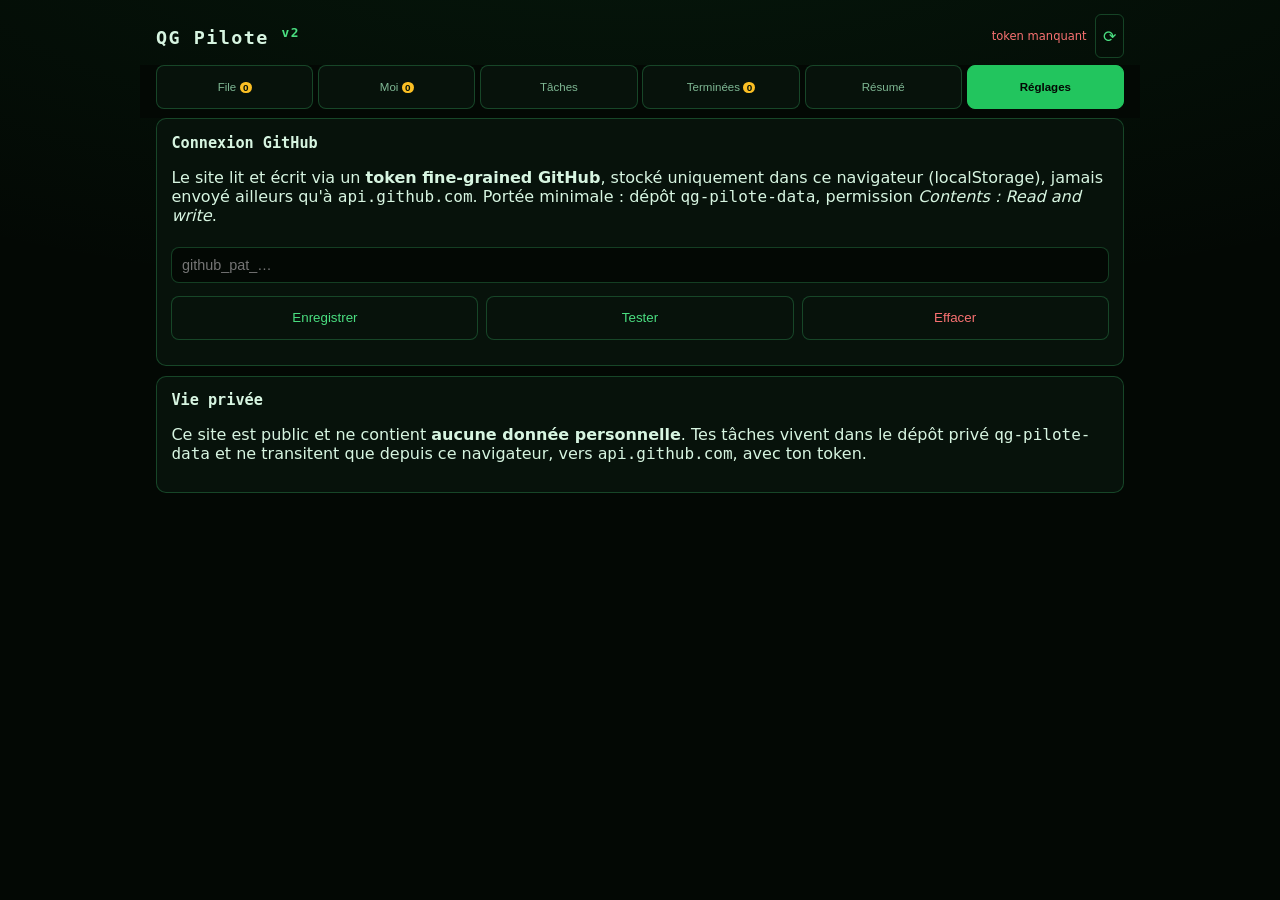
<file: index.html>
<!doctype html>
<html lang="fr">
<head>
  <meta charset="utf-8">
  <meta name="viewport" content="width=device-width, initial-scale=1, viewport-fit=cover">
  <meta name="robots" content="noindex">
  <title>QG Pilote</title>
  <link rel="icon" href="data:image/svg+xml,%3Csvg xmlns='http://www.w3.org/2000/svg' viewBox='0 0 16 16'%3E%3Crect width='16' height='16' fill='%23071007'/%3E%3Ctext x='8' y='12' font-size='11' text-anchor='middle' fill='%234ade80' font-family='monospace'%3EQ%3C/text%3E%3C/svg%3E">
  <link rel="stylesheet" href="styles.css">
</head>
<body>
  <a class="skip-link" href="#main-content">Aller au contenu</a>
  <header>
    <h1>QG&nbsp;Pilote <span class="ver">v2</span></h1>
    <div class="sync">
      <span role="status" id="sync-state">…</span>
      <button id="btn-refresh" title="Rafraîchir" aria-label="Rafraîchir">⟳</button>
    </div>
  </header>

  <nav aria-label="Navigation principale">
    <button data-tab="file" class="active" aria-current="page">File<span class="nav-count" id="nav-count-file" hidden></span></button>
    <button data-tab="me">Moi<span class="nav-count" id="nav-count-me" hidden></span></button>
    <button data-tab="tasks">Tâches</button>
    <button data-tab="closed">Terminées<span class="nav-count" id="nav-count-closed" hidden></span></button>
    <button data-tab="summary">Résumé</button>
    <button data-tab="settings">Réglages</button>
  </nav>

  <main id="main-content" tabindex="-1">
    <section id="tab-file" class="tab active"></section>
    <section id="tab-me" class="tab"></section>
    <section id="tab-tasks" class="tab">
      <div class="toolbar">
        <input aria-label="Rechercher des tâches" id="search" type="search" placeholder="Rechercher…" autocomplete="off">
        <select aria-label="Filtrer par statut" id="filter-status">
          <option value="">Tous statuts</option>
          <option>À traiter</option>
          <option>En cours</option>
          <option>En attente de validation</option>
          <option>Terminé</option>
          <option>Validé</option>
          <option>Rejeté</option>
          <option>Bloqué</option>
        </select>
        <select aria-label="Filtrer par priorité" id="filter-priority">
          <option value="">Toutes priorités</option>
          <option>Haute</option>
          <option>Normale</option>
          <option>Basse</option>
        </select>
        <button id="btn-add" title="Ajouter une tâche dans la base Notion">＋</button>
        <button id="btn-export" title="Exporter la liste filtrée en CSV (Excel)">CSV</button>
      </div>
      <div id="tasks-list"></div>
    </section>
    <section id="tab-closed" class="tab"></section>
    <section id="tab-summary" class="tab"></section>
    <section id="tab-settings" class="tab">
      <article class="card">
        <h3>Connexion GitHub</h3>
        <p>Le site lit et écrit via un <strong>token fine-grained GitHub</strong>, stocké uniquement dans ce navigateur (localStorage), jamais envoyé ailleurs qu'à <code>api.github.com</code>. Portée minimale : dépôt <code>qg-pilote-data</code>, permission <em>Contents&nbsp;: Read and write</em>.</p>
        <input type="password" aria-label="Token GitHub" id="token-input" placeholder="github_pat_…" autocomplete="off">
        <div class="row">
          <button id="btn-save-token">Enregistrer</button>
          <button id="btn-test-token">Tester</button>
          <button id="btn-clear-token" class="danger">Effacer</button>
        </div>
        <p id="token-msg" class="muted"></p>
      </article>
      <article class="card">
        <h3>Vie privée</h3>
        <p>Ce site est public et ne contient <strong>aucune donnée personnelle</strong>. Tes tâches vivent dans le dépôt privé <code>qg-pilote-data</code> et ne transitent que depuis ce navigateur, vers <code>api.github.com</code>, avec ton token.</p>
      </article>
    </section>
  </main>

  <div id="modal" hidden role="dialog" aria-modal="true" aria-labelledby="modal-title"><div id="modal-box"></div></div>
  <div role="status" id="toast" hidden aria-live="polite"></div>

  <script type="module" src="app.js"></script>
</body>
</html>
</file>
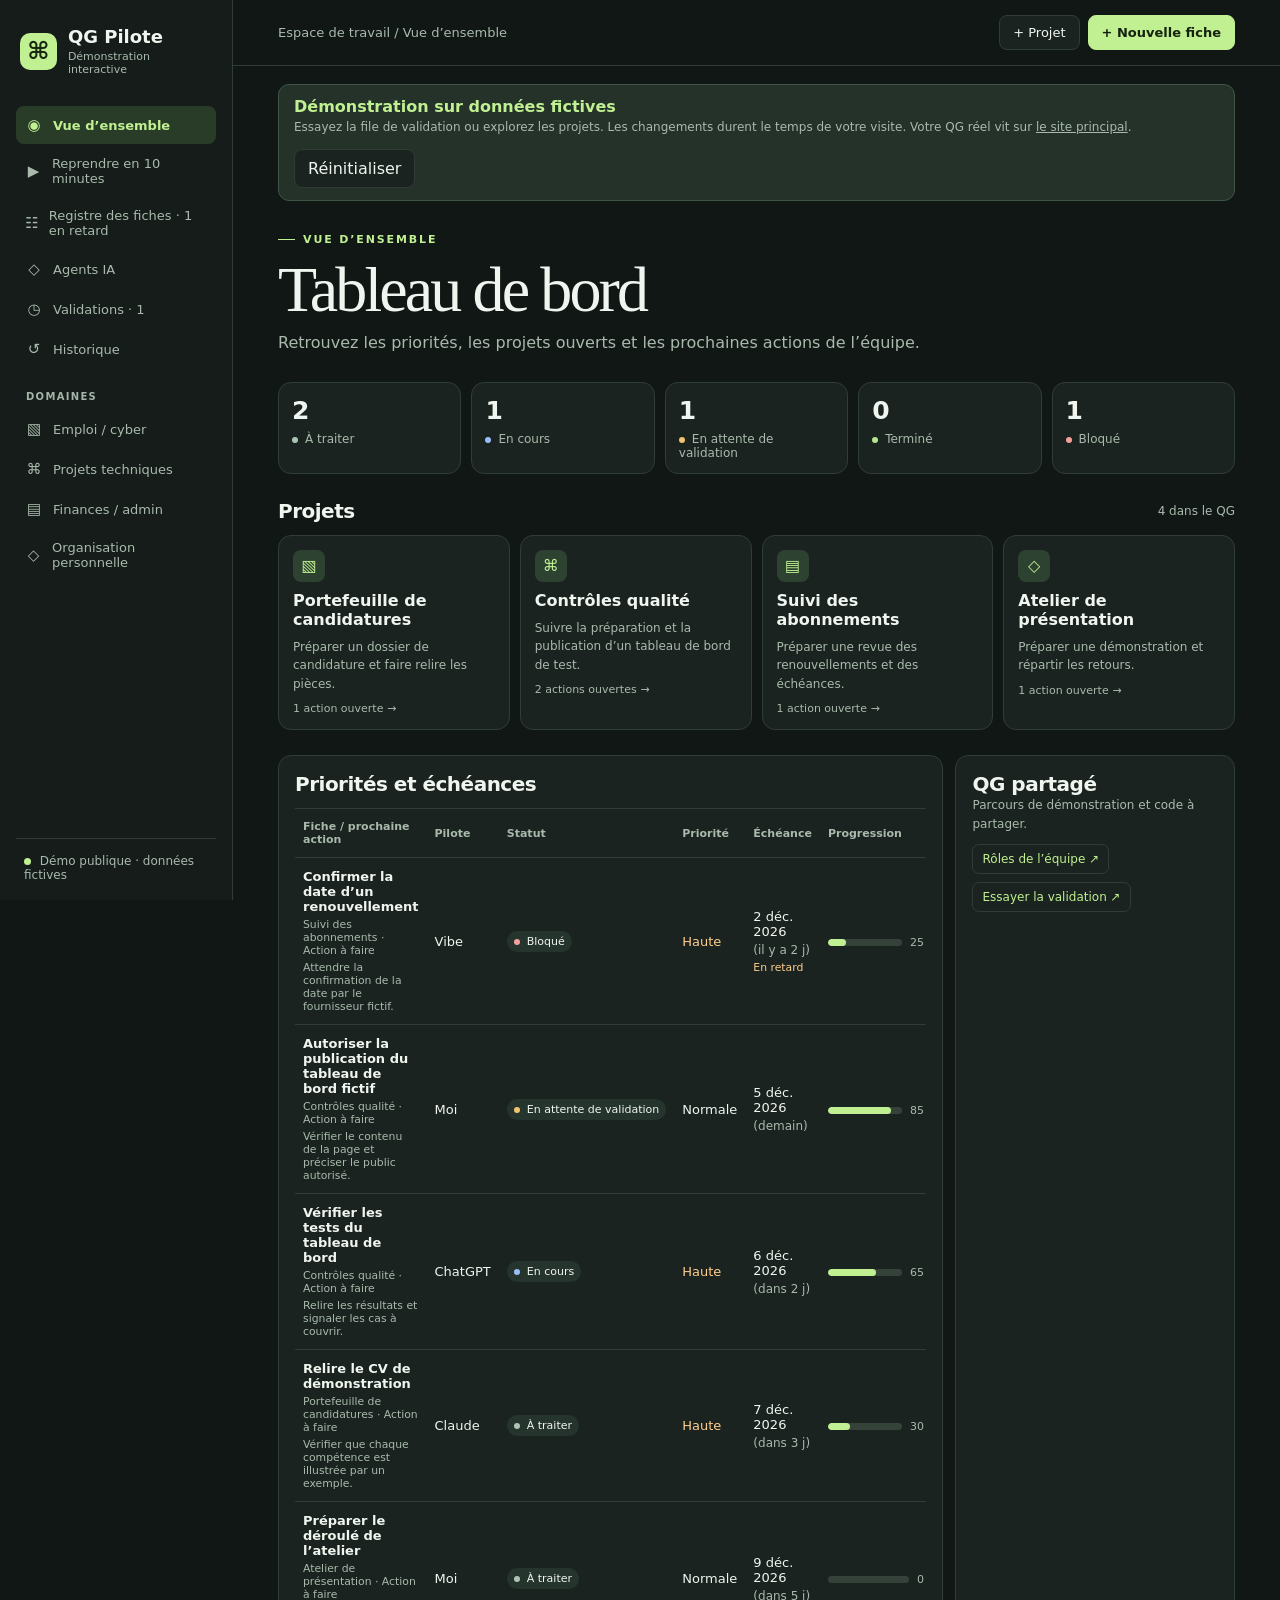
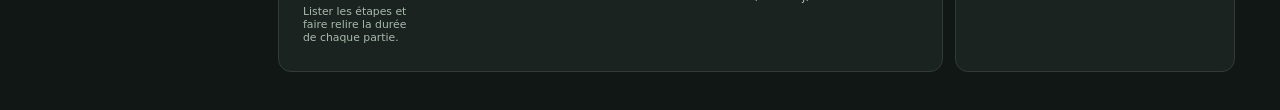
<file: reference/chatgpt/index.html>
<!doctype html>
<html lang="fr">
<head>
<meta charset="utf-8"><meta name="viewport" content="width=device-width,initial-scale=1">
<title>QG Pilote · Démonstration interactive</title><meta name="description" content="Démonstration interactive de coordination multi-IA sur données fictives.">
<link rel="stylesheet" href="style.css"><script src="app.js" defer></script>
</head>
<body>
<a class="skip-link" href="#main-content">Aller au contenu</a>
<aside class="sidebar">
  <a class="brand" href="#overview"><span class="logo">⌘</span><span>QG Pilote<small>Démonstration interactive</small></span></a>
  <nav id="nav" aria-label="Navigation principale"></nav>
  <div class="sidefoot"><span class="signal"></span> Démo publique · données fictives</div>
</aside>
<main id="main-content" tabindex="-1">
  <header class="top"><div id="trail">Espace de travail / Vue d’ensemble</div><div class="top-actions"><button id="newProject">+ Projet</button><button class="primary" id="newTask">+ Nouvelle fiche</button></div></header>
  <div class="demo-banner"><div><strong>Démonstration sur données fictives</strong><p>Essayez la file de validation ou explorez les projets. Les changements durent le temps de votre visite. Votre QG réel vit sur <a href="https://olafcarduf-dev.github.io/qg-pilote/">le site principal</a>.</p></div><button id="resetDemo">Réinitialiser</button></div><div id="notice" role="status"></div>
  <div id="content"><p>Chargement du QG…</p></div>
</main>
<dialog id="dialog" aria-labelledby="dialogTitle">
  <div class="dialog-head"><h2 id="dialogTitle"></h2><button type="button" id="close" aria-label="Fermer">✕</button></div>
  <form id="form"><div id="fields"></div><p id="formError" role="alert"></p><footer><button type="button" id="cancel">Annuler</button><button type="submit" class="primary" id="save">Enregistrer</button></footer></form>
</dialog>
</body>
</html>
</file>
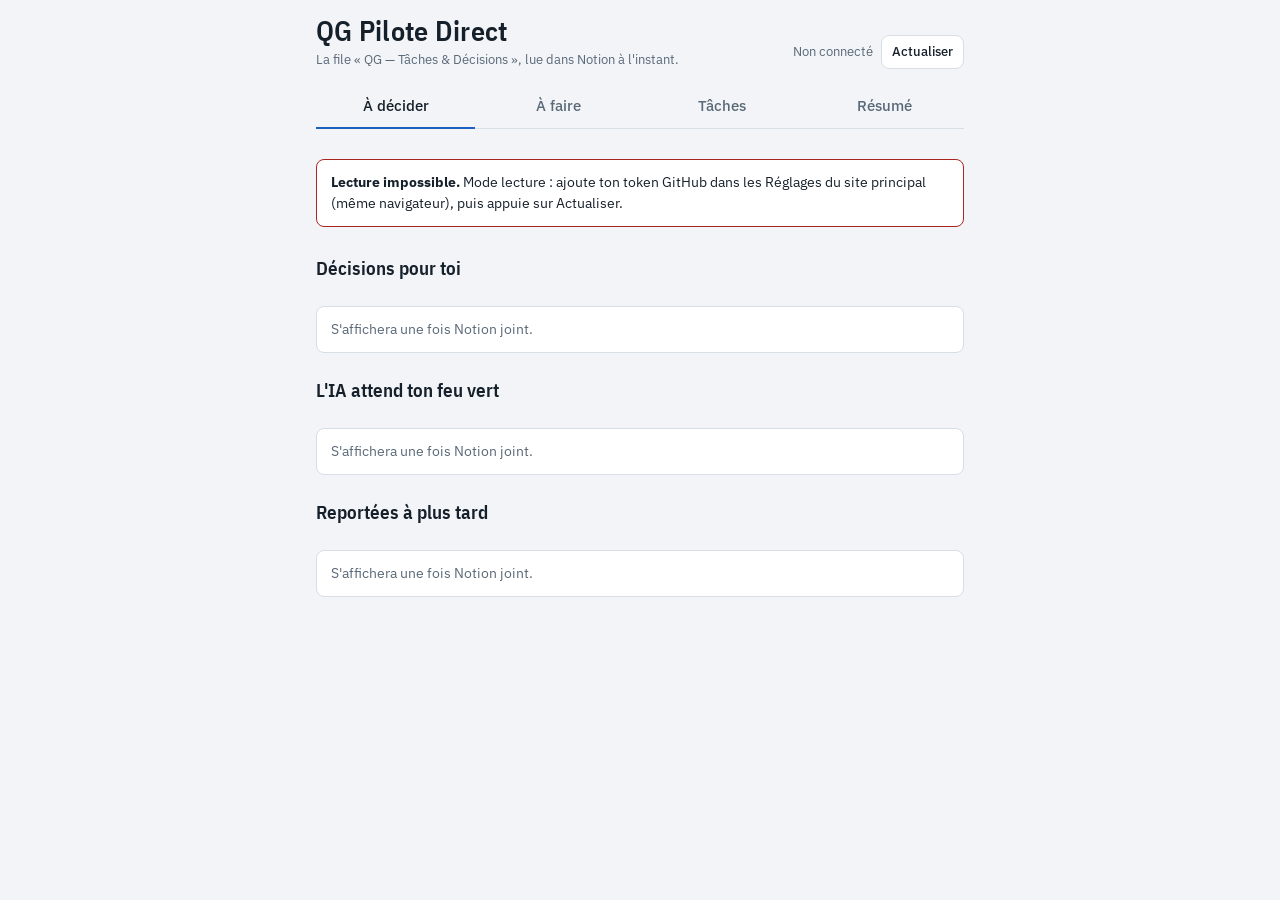
<file: reference/claude/index.html>
<!DOCTYPE html>
<html lang="fr">
<head>
<meta charset="utf-8">
<meta name="viewport" content="width=device-width, initial-scale=1">
<title>QG Pilote Direct</title>
<link rel="preconnect" href="https://fonts.googleapis.com">
<link href="https://fonts.googleapis.com/css2?family=IBM+Plex+Mono:wght@500&family=IBM+Plex+Sans+Condensed:wght@600&family=IBM+Plex+Sans:wght@400;500;600&display=swap" rel="stylesheet">
<style>
/* Plan : registre de décisions, une colonne, lu au pouce. Les couleurs d'état reprennent
   celles des statuts de la base Notion (jaune, bleu, gris, vert, rouge). */
:root{
  --bg:#f2f4f7; --surface:#ffffff; --ink:#16202b; --muted:#5a6978; --line:#d7dee6; --accent:#1f5fbf;
  --wait:#8a5200; --wait-bg:#ffefc7; --run:#1f5fbf; --run-bg:#e0ebfc; --todo:#51606f; --todo-bg:#e7ecf1;
  --ok:#17693f; --ok-bg:#dcf2e5; --no:#a8261f; --no-bg:#fbe0dd;
  --display:"IBM Plex Sans Condensed","Arial Narrow",system-ui,sans-serif;
  --body:"IBM Plex Sans",system-ui,-apple-system,"Segoe UI",sans-serif;
  --mono:"IBM Plex Mono",ui-monospace,Menlo,Consolas,monospace;
  color-scheme:light;
}
@media (prefers-color-scheme:dark){
  :root:not([data-theme="light"]){
    --bg:#0f141a; --surface:#182029; --ink:#e7edf3; --muted:#9aa8b6; --line:#2b3643; --accent:#84b4ff;
    --wait:#f4bd55; --wait-bg:#3a2b0a; --run:#84b4ff; --run-bg:#152640; --todo:#a3b0bd; --todo-bg:#232d38;
    --ok:#74d39f; --ok-bg:#12301f; --no:#ff958c; --no-bg:#3c1613;
    color-scheme:dark;
  }
}
:root[data-theme="dark"]{
  --bg:#0f141a; --surface:#182029; --ink:#e7edf3; --muted:#9aa8b6; --line:#2b3643; --accent:#84b4ff;
  --wait:#f4bd55; --wait-bg:#3a2b0a; --run:#84b4ff; --run-bg:#152640; --todo:#a3b0bd; --todo-bg:#232d38;
  --ok:#74d39f; --ok-bg:#12301f; --no:#ff958c; --no-bg:#3c1613;
  color-scheme:dark;
}
*{box-sizing:border-box}
html,body{margin:0}
body{background:var(--bg);color:var(--ink);font:400 16px/1.5 var(--body);-webkit-text-size-adjust:100%}
.wrap{max-width:680px;margin:0 auto;padding:16px 16px 96px;display:flex;flex-direction:column;gap:16px}
header{display:flex;align-items:flex-end;justify-content:space-between;gap:12px;flex-wrap:wrap}
h1{font:600 28px/1.1 var(--display);margin:0;letter-spacing:.01em}
h1 small{display:block;font:400 13px/1.4 var(--body);color:var(--muted);letter-spacing:0;margin-top:4px}
h2{font:600 19px/1.2 var(--display);margin:0;text-wrap:balance}
.sync{display:flex;align-items:center;gap:8px;font-size:13px;color:var(--muted)}
button{font:500 15px/1.2 var(--body);color:var(--ink);background:var(--surface);border:1px solid var(--line);border-radius:8px;padding:10px 14px;cursor:pointer}
button:disabled{opacity:.55;cursor:default}
button.primary{background:var(--accent);border-color:var(--accent);color:var(--surface)}
button.danger{color:var(--no);border-color:var(--no)}
button.quiet{padding:8px 10px;font-size:13px}
:focus-visible{outline:2px solid var(--accent);outline-offset:2px}
nav{display:flex;gap:4px;border-bottom:1px solid var(--line)}
nav a{flex:1;text-align:center;padding:10px 6px;color:var(--muted);text-decoration:none;font-weight:500;font-size:15px;border-bottom:2px solid transparent;margin-bottom:-1px}
nav a[aria-current="page"]{color:var(--ink);border-bottom-color:var(--accent)}
.badge{font:500 12px/1 var(--mono);background:var(--wait-bg);color:var(--wait);border-radius:10px;padding:3px 7px;margin-left:4px}
section{display:none;flex-direction:column;gap:12px}
section.on{display:flex}
.list{display:flex;flex-direction:column;gap:8px}
.card{display:flex;flex-direction:column;gap:6px;text-align:left;width:100%;background:var(--surface);border:1px solid var(--line);border-left:4px solid var(--todo);border-radius:8px;padding:12px 14px}
.card.wait{border-left-color:var(--wait)} .card.run{border-left-color:var(--run)} .card.ok{border-left-color:var(--ok)} .card.no{border-left-color:var(--no)}
.card .t{font-weight:600;font-size:16px;line-height:1.35;overflow-wrap:anywhere}
.row{display:flex;flex-wrap:wrap;gap:6px;align-items:center}
.meta{font-size:13px;color:var(--muted)}
.pill{font-size:12px;font-weight:600;border-radius:10px;padding:2px 8px;background:var(--todo-bg);color:var(--todo);white-space:nowrap}
.pill.wait{background:var(--wait-bg);color:var(--wait)} .pill.run{background:var(--run-bg);color:var(--run)}
.pill.ok{background:var(--ok-bg);color:var(--ok)} .pill.no{background:var(--no-bg);color:var(--no)}
.prio{font:500 12px/1 var(--mono);border:1px solid var(--line);border-radius:4px;padding:3px 5px;color:var(--muted)}
.prio.p0{color:var(--no);border-color:var(--no)}
.note{background:var(--surface);border:1px solid var(--line);border-radius:8px;padding:12px 14px;font-size:14px;color:var(--muted)}
.note.err{border-color:var(--no);color:var(--ink)}
.note strong{color:var(--ink)}
.tools{display:flex;flex-wrap:wrap;gap:8px}
.tools input,.tools select,textarea,input[type=date]{font:400 15px/1.3 var(--body);color:var(--ink);background:var(--surface);border:1px solid var(--line);border-radius:8px;padding:10px 12px;min-width:0}
.tools input{flex:1 1 180px} .tools select{flex:1 1 130px}
input[type=date]{width:100%}
textarea{width:100%;min-height:72px;resize:vertical}
.bar{display:flex;height:14px;border-radius:7px;overflow:hidden;background:var(--todo-bg)}
.bar span{display:block;height:100%}
.bar .wait{background:var(--wait)} .bar .run{background:var(--run)} .bar .todo{background:var(--todo)} .bar .ok{background:var(--ok)} .bar .no{background:var(--no)}
table{width:100%;border-collapse:collapse;font-size:14px;font-variant-numeric:tabular-nums}
th,td{text-align:left;padding:8px 6px;border-bottom:1px solid var(--line)}
th{font-weight:500;color:var(--muted)} td.n,th.n{text-align:right}
.panel{background:var(--surface);border:1px solid var(--line);border-radius:8px;padding:14px;display:flex;flex-direction:column;gap:12px}
.scrim{position:fixed;inset:0;background:rgba(8,12,18,.55);display:none;align-items:flex-end;justify-content:center;z-index:10}
.scrim.on{display:flex}
.sheet{background:var(--surface);color:var(--ink);width:100%;max-width:680px;max-height:92%;overflow-y:auto;border-radius:14px 14px 0 0;padding:18px 16px 24px;display:flex;flex-direction:column;gap:14px}
.sheet .suite{white-space:pre-wrap;overflow-wrap:anywhere;font-size:15px;border-left:3px solid var(--line);padding-left:12px}
.sheet a{color:var(--accent);overflow-wrap:anywhere}
.sheet dl{display:grid;grid-template-columns:auto 1fr;gap:4px 14px;margin:0;font-size:14px}
.sheet dt{color:var(--muted)} .sheet dd{margin:0}
.actions{display:flex;flex-wrap:wrap;gap:8px}
.actions button{flex:1 1 140px}
label{font-size:13px;color:var(--muted);display:block;margin-bottom:4px}
.skel{height:64px;border-radius:8px;background:var(--todo-bg)}
@media (prefers-reduced-motion:no-preference){.skel{animation:pulse 1.4s ease-in-out infinite}}
@keyframes pulse{50%{opacity:.5}}
</style>
</head>
<body>
<div class="wrap">
  <header>
    <h1>QG Pilote Direct<small>La file « QG — Tâches &amp; Décisions », lue dans Notion à l'instant.</small></h1>
    <div class="sync"><span id="sync" role="status">Connexion à Notion…</span><button class="quiet" id="refresh" type="button" disabled>Actualiser</button></div>
  </header>
  <nav aria-label="Vues">
    <a href="#a-valider" data-view="a-valider">À décider<span class="badge" id="badge" hidden></span></a>
    <a href="#a-faire" data-view="a-faire">À faire<span class="badge" id="badge2" hidden></span></a>
    <a href="#taches" data-view="taches">Tâches</a>
    <a href="#resume" data-view="resume">Résumé</a>
  </nav>
  <div id="alert"></div>
  <section id="v-a-valider"><h2>Décisions pour toi</h2><div class="list" id="queue"><div class="skel"></div><div class="skel"></div></div><h2>L'IA attend ton feu vert</h2><div class="list" id="auth"></div><h2>Reportées à plus tard</h2><div class="list" id="later"></div></section>
  <section id="v-a-faire"><h2>À faire par toi, l'IA ne peut pas</h2><div id="mine-sum"></div><div class="list" id="mine"><div class="skel"></div></div></section>
  <section id="v-taches">
    <div class="tools">
      <input id="f-q" type="search" placeholder="Rechercher un titre ou une suite" autocomplete="off" aria-label="Rechercher">
      <select id="f-statut" aria-label="Statut"><option value="">Tous les statuts</option></select>
      <select id="f-pilote" aria-label="Pilote"><option value="">Tous les pilotes</option></select>
    </div>
    <div class="list" id="all"><div class="skel"></div><div class="skel"></div><div class="skel"></div></div>
  </section>
  <section id="v-resume"><div id="summary"><div class="skel"></div></div></section>
</div>
<div class="scrim" id="scrim"><div class="sheet" id="sheet" role="dialog" aria-modal="true" aria-labelledby="sheet-title" tabindex="-1"></div></div>

<script>
(function(){
'use strict';
var DS='collection://56f82f06-e437-4d78-8b18-2a5effe8db1e';
var SERVER='Notion', Q_TOOL='notion-query-data-sources', U_TOOL='notion-update-page';
var COLS='url, "Tâche" AS titre, "Statut" AS statut, "Pilote" AS pilote, "Auteur" AS auteur, "Priorité" AS priorite, "Type" AS type, "date:Date:start" AS date, "Source" AS source, "Validation utilisateur" AS valide, "Suite" AS suite, "Intervention QG" AS interv, "Temps Ti Tar (min)" AS temps, "Bloque la suite" AS bloque, "Action attendue de Ti Tar" AS action';
var VIEW='view://0acf1f9c-91b6-48cb-a0c5-d3f753716f5e';
var PENDING='À valider Ti Tar';
var STATUSES=['À valider Ti Tar','En cours','À traiter','Validé','Terminé','Rejeté'];
var CLS={'À valider Ti Tar':'wait','En cours':'run','À traiter':'todo','Validé':'ok','Terminé':'ok','Rejeté':'no'};
var CLOSED={'Validé':1,'Terminé':1,'Rejeté':1};
var PRIO=['P0','P1','P2','P3'];
var DENIED={needs_reauth:1,server_not_connected:1,selection_required:1,server_not_found:1,not_in_manifest:1,blocked_by_policy:1,approval_required:1,consent_required:1,not_granted:1,capability_disabled:1,capability_removed:1,user_changed:1};
var AMBIGUOUS={server_unavailable:1,upstream_error:1,cancelled:1};

var mcp=null, tasks=[], more=false, loadedAt=null, state='loading', loadErr=null, loading=false, writing=false, opener=null, readOnly=false;
var filters={q:'',statut:'',pilote:''};
var $=function(id){return document.getElementById(id);};

function h(tag,props){
  var e=document.createElement(tag), i, k;
  if(props) for(k in props){ if(k==='class') e.className=props[k]; else if(k==='text') e.textContent=props[k]; else if(k.slice(0,2)==='on') e.addEventListener(k.slice(2),props[k]); else if(props[k]!==null&&props[k]!==undefined&&props[k]!==false) e.setAttribute(k,props[k]===true?'':props[k]); }
  for(i=2;i<arguments.length;i++){ var c=arguments[i]; if(c===null||c===undefined||c===false) continue; e.appendChild(typeof c==='string'?document.createTextNode(c):c); }
  return e;
}
function clear(e){ while(e.firstChild) e.removeChild(e.firstChild); }
function sleep(ms){ return new Promise(function(r){setTimeout(r,ms);}); }
function safeUrl(u){ return typeof u==='string' && /^https:\/\/[^\s]+$/i.test(u) ? u : ''; }
function parisDate(d){ return new Intl.DateTimeFormat('sv-SE',{timeZone:'Europe/Paris',year:'numeric',month:'2-digit',day:'2-digit'}).format(d||new Date()); }
function parisStamp(){ var d=new Date(); var p=parisDate(d).split('-'); var t=new Intl.DateTimeFormat('fr-FR',{timeZone:'Europe/Paris',hour:'2-digit',minute:'2-digit',hour12:false}).format(d).replace(':','h'); return p[2]+'/'+p[1]+'/'+p[0]+' à '+t; }
function fr(iso){ var p=String(iso||'').slice(0,10).split('-'); return p.length===3?p[2]+'/'+p[1]+'/'+p[0]:''; }
function ageDays(iso){ if(!/^\d{4}-\d{2}-\d{2}/.test(iso||'')) return null; var a=Date.parse(iso.slice(0,10)+'T00:00:00Z'), b=Date.parse(parisDate()+'T00:00:00Z'); var n=Math.round((b-a)/86400000); return n>=0?n:null; }
function relLabel(iso){ if(!/^\d{4}-\d{2}-\d{2}/.test(iso||'')) return ''; var n=Math.round((Date.parse(iso.slice(0,10)+'T00:00:00Z')-Date.parse(parisDate()+'T00:00:00Z'))/86400000); return n===0?'aujourd’hui':n===1?'demain':n>1?('dans '+n+' j'):''; }

function payloadOf(res){
  var p=res&&res.payload;
  if(typeof p==='string'){ try{p=JSON.parse(p);}catch(e){p=null;} }
  if(!p||!Array.isArray(p.results)) throw {code:'bad_shape',message:'Notion a répondu dans un format inattendu.'};
  return p;
}
function alias(r){ return {url:r.url,titre:r['Tâche'],statut:r['Statut'],pilote:r['Pilote'],auteur:r['Auteur'],priorite:r['Priorité'],type:r['Type'],date:r['date:Date:start'],source:r['Source'],valide:r['Validation utilisateur'],suite:r['Suite'],interv:r['Intervention QG'],temps:r['Temps Ti Tar (min)'],bloque:r['Bloque la suite'],action:r['Action attendue de Ti Tar'],rep:r['Réponse attendue QG'],repTexte:r['Réponse Ti Tar QG'],repDate:r['date:Date renseignée QG:start'],reportee:r['Reportée QG']}; }
function toTask(raw){
  var r=alias(raw);
  return { url:safeUrl(r.url), titre:String(r.titre||'(sans titre)'), statut:String(r.statut||''), pilote:String(r.pilote||'Non attribué'),
    auteur:String(r.auteur||''), priorite:PRIO.indexOf(r.priorite)>=0?r.priorite:'', type:String(r.type||''),
    date:typeof r.date==='string'?r.date.slice(0,10):'', source:safeUrl(r.source), valide:r.valide==='__YES__', suite:r.suite?String(r.suite):'', interv:String(r.interv||''), temps:Number(r.temps)>0?Number(r.temps):0, bloque:r.bloque==='__YES__', action:String(r.action||''), rep:String(r.rep||''), repTexte:String(r.repTexte||''), repDate:String(r.repDate||'').slice(0,10), reportee:r.reportee==='__YES__' };
}
function isAuth(t){ return t.interv==='Autorisation IA'; }
function isMine(t){ return !CLOSED[t.statut]&&(t.interv==='Action personnelle'||(t.pilote==='Ti Tar'&&t.statut!==PENDING)); }
function statusFor(target,mode){ return mode==='auth'&&target==='Validé'?'En cours':target; }
function rank(t){ var s=STATUSES.indexOf(t.statut); var p=PRIO.indexOf(t.priorite); return [s<0?9:s, p<0?9:p, t.date||'9999', t.titre]; }
function sorted(list){ return list.slice().sort(function(a,b){ var x=rank(a), y=rank(b), i; for(i=0;i<3;i++){ if(x[i]<y[i]) return -1; if(x[i]>y[i]) return 1; } return x[3].localeCompare(y[3],'fr'); }); }

function explain(e){
  var c=e&&e.code;
  if(/allowance|quota|rate.?limit/i.test(String(e&&e.message||''))) return 'Notion a atteint sa limite de requêtes. Réessaie dans quelques minutes avec Actualiser.';
  if(c==='needs_reauth') return 'La connexion à Notion a expiré. Reconnecte Notion dans Claude (Réglages, Connecteurs), puis appuie sur Actualiser.';
  if(c==='server_not_connected'||c==='server_not_found') return 'Aucun connecteur Notion n\'est disponible pour ce compte. Ajoute Notion dans Claude (Réglages, Connecteurs), puis appuie sur Actualiser.';
  if(c==='selection_required') return 'Plusieurs connecteurs Notion existent sur ce compte. Choisis celui de l\'Espace de Ti Tar quand Claude le demande, puis appuie sur Actualiser.';
  if(c==='not_in_manifest'||c==='consent_required'||c==='approval_required') return 'Cette page n\'a pas l\'autorisation d\'utiliser Notion. Appuie sur Actualiser et accepte la demande de Claude.';
  if(c==='blocked_by_policy') return 'Les règles de ton organisation bloquent cet outil Notion pour cette page.';
  if(c==='not_granted'||c==='capability_disabled'||c==='capability_removed'||c==='no_mcp') return 'Cette vue ne peut pas appeler Notion. Ouvre la page dans Claude, connecté à ton compte.';
  if(c==='user_changed') return 'Le compte connecté a changé. Recharge la page.';
  if(c==='server_unavailable'||c==='rate_limited') return 'Notion ne répond pas pour l\'instant. Réessaie dans une minute.';
  if(c==='tool_error') return 'Notion a refusé la demande : '+String(e.message||'').slice(0,220);
  if(c==='bad_shape') return e.message;
  return 'L\'appel à Notion a échoué ('+(c||'erreur inconnue')+'). Réessaie avec Actualiser.';
}

// ---- Mode lecture (hors session Claude) : snapshot du dépôt data, token du site principal ----
// Cette page vit sous la même origine que le site Vibe (olafcarduf-dev.github.io), donc le
// token GitHub saisi dans les Réglages du site principal (clé « qg2-token ») est déjà là.
var SNAP_API='https://api.github.com/repos/olafcarduf-dev/qg-pilote-data/contents/snapshot.json';
var PRIO_MAP={Haute:'P0',Normale:'P1',Basse:'P2'};
function snapTask(s){
  return { url:safeUrl(s.source), titre:String(s.title||'(sans titre)'), statut:String(s.status||''), pilote:String(s.owner||'Non attribué'),
    auteur:'', priorite:PRIO_MAP[s.priority]||'', type:String(s.kind||''), date:'', source:safeUrl(s.source), valide:false,
    suite:String(s.note||''), interv:String(s.qgAction||''), temps:Number(s.timeMin)>0?Number(s.timeMin):0,
    bloque:!!s.blocking, action:String(s.expected||''), rep:String(s.answerKind||''), repTexte:String(s.answerText||''),
    repDate:String(s.answerDate||'').slice(0,10), reportee:!!s.postponed };
}
async function loadSnapshot(){
  if(loading) return;
  loading=true; $('refresh').disabled=true; $('sync').textContent='Lecture du snapshot…';
  try{
    var tok='';
    try{ tok=localStorage.getItem('qg2-token')||''; }catch(e){}
    if(!tok) throw {code:'snap_no_token', message:''};
    var res=await fetch(SNAP_API,{headers:{Authorization:'Bearer '+tok,Accept:'application/vnd.github.raw'},cache:'no-store'});
    if(res.status===401||res.status===403) throw {code:'snap_bad_token', message:''};
    if(!res.ok) throw {code:'snap_http', message:'HTTP '+res.status};
    var snap=await res.json();
    if(!snap||!Array.isArray(snap.tasks)) throw {code:'snap_bad_shape', message:''};
    tasks=snap.tasks.filter(function(s){return !s.archived;}).map(snapTask);
    more=false; loadedAt=snap.generated_at?new Date(snap.generated_at):new Date(); state='ok'; loadErr=null;
  }catch(e){
    loadErr=e||{}; tasks=[]; state='error';
  }finally{ loading=false; $('refresh').disabled=false; render(); }
}
function explainSnap(e){
  var c=e&&e.code;
  if(c==='snap_no_token') return 'Mode lecture : ajoute ton token GitHub dans les Réglages du site principal (même navigateur), puis appuie sur Actualiser.';
  if(c==='snap_bad_token') return 'Mode lecture : le token GitHub enregistré est refusé. Re-saisis-le dans les Réglages du site principal, puis Actualiser.';
  if(c==='snap_bad_shape') return 'Mode lecture : le snapshot du dépôt data est illisible.';
  return 'Mode lecture : impossible de récupérer le snapshot ('+(c||'erreur')+').';
}

async function query(){
  var input={data:{mode:'view',view_url:VIEW,page_size:100}};
  try{ return payloadOf(await mcp.callTool(SERVER,Q_TOOL,input,{cache:false})); }
  catch(e){
    if(e&&e.retryable===true){ await sleep(Math.min(e.retryAfterMs||(1200+Math.random()*1800),8000)); return payloadOf(await mcp.callTool(SERVER,Q_TOOL,input,{cache:false})); }
    throw e;
  }
}
async function load(){
  if(loading) return;
  if(!mcp){ loadSnapshot(); return; }
  loading=true; $('refresh').disabled=true; $('sync').textContent='Lecture de Notion…';
  try{
    var p=await query();
    tasks=p.results.map(toTask).filter(function(t){return t.url;});
    more=!!p.has_more; loadedAt=new Date(); state='ok'; loadErr=null;
  }catch(e){
    loadErr=e||{};
    if(DENIED[loadErr.code]||state!=='ok'){ if(DENIED[loadErr.code]) tasks=[]; state='error'; }
  }finally{ loading=false; $('refresh').disabled=false; render(); }
}

function card(t){
  var age=CLOSED[t.statut]?null:ageDays(t.date);
  var meta=t.pilote+(t.date?' · créée le '+fr(t.date):'')+(t.temps&&!CLOSED[t.statut]?' · ~'+t.temps+' min':'')+(age!==null&&age>0?' · ouverte depuis '+age+' j':'')+(!CLOSED[t.statut]&&relLabel(t.date)?' · '+relLabel(t.date):'');
  return h('button',{class:'card '+(CLS[t.statut]||'todo'),type:'button',onclick:function(ev){openSheet(t,ev.currentTarget);}},
    h('span',{class:'row'}, t.priorite?h('span',{class:'prio '+t.priorite.toLowerCase(),text:t.priorite}):null,
      h('span',{class:'pill '+(CLS[t.statut]||'todo'),text:t.statut||'Sans statut'}), t.type?h('span',{class:'meta',text:t.type}):null, t.bloque&&!CLOSED[t.statut]?h('span',{class:'pill no',text:'Bloque la suite'}):null),
    h('span',{class:'t',text:t.titre}), t.action&&!CLOSED[t.statut]?h('span',{class:'meta',text:t.action}):null, h('span',{class:'meta',text:meta}));
}
function fill(box,list,empty){
  clear(box);
  if(state==='loading'){ box.appendChild(h('div',{class:'skel'})); box.appendChild(h('div',{class:'skel'})); return; }
  if(!list.length){ box.appendChild(h('p',{class:'note',text:empty})); return; }
  list.forEach(function(t){ box.appendChild(card(t)); });
}
function render(){
  var a=$('alert'); clear(a);
  if(readOnly&&state==='ok'){
    a.appendChild(h('p',{class:'note'}, h('strong',{text:'Mode lecture. '}), h('span',{text:'Données du snapshot du site principal ; les formulaires d\u2019écriture sont désactivés ici. Ouvre cette page dans Claude (connecteur Notion actif) pour écrire, ou '}), h('a',{href:'https://olafcarduf-dev.github.io/qg-pilote/',text:'gère tout depuis le site principal'}), h('span',{text:'.'})));
  }
  if(state==='error'||(loadErr&&state==='ok')){
    a.appendChild(h('p',{class:'note err'}, h('strong',{text:state==='ok'?'Liste non actualisée. ':'Lecture impossible. '}), readOnly&&!DENIED[loadErr&&loadErr.code]?explainSnap(loadErr):explain(loadErr)));
  }
  $('sync').textContent = state==='ok' ? (readOnly?'Snapshot du '+new Intl.DateTimeFormat('fr-FR',{timeZone:'Europe/Paris',day:'2-digit',month:'2-digit',hour:'2-digit',minute:'2-digit'}).format(loadedAt):'Lu dans Notion le '+new Intl.DateTimeFormat('fr-FR',{timeZone:'Europe/Paris',day:'2-digit',month:'2-digit',hour:'2-digit',minute:'2-digit'}).format(loadedAt)) : (state==='error'?'Non connecté':'Connexion à Notion…');
  var pend=tasks.filter(function(t){return t.statut===PENDING&&!isMine(t)&&!t.reportee;});
  var q=sorted(pend.filter(function(t){return !isAuth(t);})), au=sorted(pend.filter(isAuth));
  var pr=function(t){var i=PRIO.indexOf(t.priorite); return i<0?9:i;};
  var mine=tasks.filter(function(t){return isMine(t)&&!t.reportee;}).sort(function(a,b){return (b.bloque-a.bloque)||(pr(a)-pr(b))||a.titre.localeCompare(b.titre,'fr');});
  var b=$('badge'); b.hidden=!(q.length+au.length); b.textContent=String(q.length+au.length);
  var b2=$('badge2'); b2.hidden=!mine.length; b2.textContent=String(mine.length);
  var none=state==='ok'?'':'S\'affichera une fois Notion joint.';
  fill($('queue'),q, state==='ok'?'Aucune décision n\'attend Ti Tar.':none);
  fill($('auth'),au, state==='ok'?'Aucune autorisation en attente.':none);
  var tot=0,blk=0; mine.forEach(function(t){tot+=t.temps; if(t.bloque) blk+=t.temps;});
  var ms=$('mine-sum'); clear(ms); if(state==='ok'&&mine.length) ms.appendChild(h('p',{class:'note'},h('strong',{text:mine.length+' action'+(mine.length>1?'s':'')+'. '}),'Temps estimé : '+tot+' min, dont '+blk+' min qui bloquent la suite.'));
  fill($('later'),sorted(tasks.filter(function(t){return t.reportee&&!CLOSED[t.statut]&&(t.statut===PENDING||isMine(t));})),state==='ok'?'Rien de reporté.':none);
  fill($('mine'),mine, state==='ok'?'Rien à faire de ton côté.':none);
  var needle=filters.q.trim().toLowerCase();
  var list=sorted(tasks.filter(function(t){
    if(filters.statut&&t.statut!==filters.statut) return false;
    if(filters.pilote&&t.pilote!==filters.pilote) return false;
    if(needle&&(t.titre+' '+t.suite+' '+t.type).toLowerCase().indexOf(needle)<0) return false;
    return true; }));
  fill($('all'),list, state==='ok'?'Aucune tâche ne correspond à ces filtres.':'Les tâches s\'afficheront une fois Notion joint.');
  if(more&&state==='ok') $('all').appendChild(h('p',{class:'note',text:'La base contient plus de 300 lignes : seules les 300 premières sont affichées.'}));
  options($('f-statut'),'Tous les statuts',STATUSES.filter(function(s){return tasks.some(function(t){return t.statut===s;});}),filters.statut);
  var pil={}; tasks.forEach(function(t){pil[t.pilote]=1;});
  options($('f-pilote'),'Tous les pilotes',Object.keys(pil).sort(),filters.pilote);
  summary();
}
function options(sel,first,vals,cur){
  clear(sel); sel.appendChild(h('option',{value:'',text:first}));
  vals.forEach(function(v){ var o=h('option',{value:v,text:v}); if(v===cur) o.selected=true; sel.appendChild(o); });
}
function summary(){
  var box=$('summary'); clear(box);
  if(state!=='ok'){ box.appendChild(state==='loading'?h('div',{class:'skel'}):h('p',{class:'note',text:'Le résumé s\'affichera une fois Notion joint.'})); return; }
  var n=tasks.length, counts={}; STATUSES.forEach(function(s){counts[s]=0;});
  tasks.forEach(function(t){ if(counts[t.statut]!==undefined) counts[t.statut]++; });
  var closed=counts['Validé']+counts['Terminé']+counts['Rejeté'];
  var bar=h('div',{class:'bar',role:'img','aria-label':'Répartition des '+n+' fiches par statut'});
  STATUSES.forEach(function(s){ if(counts[s]) bar.appendChild(h('span',{class:CLS[s],style:'width:'+(100*counts[s]/n)+'%',title:s+' : '+counts[s]})); });
  var legend=h('div',{class:'row'}); STATUSES.forEach(function(s){ legend.appendChild(h('span',{class:'pill '+CLS[s],text:s+' '+counts[s]})); });
  var decided=tasks.filter(function(t){return t.valide;}).length;
  var p1=h('div',{class:'panel'}, h('h2',{text:n+' fiches, '+closed+' closes, '+counts[PENDING]+' en attente de ta décision'}), n?bar:null, legend,
    h('p',{class:'meta',text:decided+' fiche'+(decided>1?'s portent':' porte')+' la case « Validation utilisateur » cochée.'}));
  var by={}; tasks.forEach(function(t){ var o=by[t.pilote]||(by[t.pilote]={open:0,wait:0,p0:0}); if(!CLOSED[t.statut]){ o.open++; if(t.statut===PENDING) o.wait++; if(t.priorite==='P0') o.p0++; } });
  var tb=h('tbody'); Object.keys(by).sort(function(a,b){return by[b].open-by[a].open||a.localeCompare(b,'fr');}).forEach(function(k){
    tb.appendChild(h('tr',null,h('td',{text:k}),h('td',{class:'n',text:String(by[k].open)}),h('td',{class:'n',text:String(by[k].wait)}),h('td',{class:'n',text:String(by[k].p0)}))); });
  var p2=h('div',{class:'panel'}, h('h2',{text:'Charge ouverte par pilote'}),
    h('table',null,h('thead',null,h('tr',null,h('th',{text:'Pilote'}),h('th',{class:'n',text:'Ouvertes'}),h('th',{class:'n',text:'À valider'}),h('th',{class:'n',text:'P0'}))),tb));
  box.appendChild(h('div',{class:'list'},p1,p2));
}

function closeSheet(){ if(writing) return; $('scrim').classList.remove('on'); clear($('sheet')); if(opener&&opener.isConnected) opener.focus(); opener=null; }
function openSheet(t,from){ opener=from||null; $('scrim').classList.add('on'); detail(t); $('sheet').focus(); }
function head(t){
  return [h('div',{class:'row'}, t.priorite?h('span',{class:'prio '+t.priorite.toLowerCase(),text:t.priorite}):null, h('span',{class:'pill '+(CLS[t.statut]||'todo'),text:t.statut||'Sans statut'}), t.type?h('span',{class:'meta',text:t.type}):null),
          h('h2',{id:'sheet-title',text:t.titre})];
}
function kindOf(t){ return isMine(t)?'mine':(t.statut===PENDING?(isAuth(t)?'auth':'decision'):''); }
function detail(t,message){
  var s=$('sheet'); clear(s);
  head(t).forEach(function(e){s.appendChild(e);});
  if(message) s.appendChild(h('p',{class:'note'+(message.err?' err':''),role:'status'},h('strong',{text:message.title+' '}),message.text));
  s.appendChild(h('dl',null, h('dt',{text:'Pilote'}),h('dd',{text:t.pilote}), h('dt',{text:'Créée le'}),h('dd',{text:(fr(t.date)||'Non renseigné')+(relLabel(t.date)?' ('+relLabel(t.date)+')':'')}),
    t.temps?h('dt',{text:'Temps estimé'}):null, t.temps?h('dd',{text:t.temps+' min'}):null));
  if(t.action) s.appendChild(h('p',{class:'note'},h('strong',{text:'Action attendue. '}),t.action));
  if(t.suite) s.appendChild(h('div',{class:'suite',text:t.suite}));
  var links=h('div',{class:'row'}, h('a',{href:t.url,target:'_blank',rel:'noopener noreferrer',text:'Ouvrir la fiche dans Notion'}));
  if(t.source) links.appendChild(h('a',{href:t.source,target:'_blank',rel:'noopener noreferrer',text:'Source : '+t.source.replace(/^https:\/\//,'').slice(0,48)}));
  s.appendChild(links);
  var k=mcp?kindOf(t):''; if(k&&(!message||message.err)) form(t,k);
  s.appendChild(h('button',{type:'button',onclick:closeSheet,text:'Fermer'}));
}
function form(t,k){
  var s=$('sheet'), needD=/Date/.test(t.rep), needT=/Texte/.test(t.rep), box=h('div',{class:'panel'}), err=h('p',{class:'note err',role:'alert',hidden:true}), d=null, x=null;
  if(needD){ d=h('input',{type:'date',id:'d-date',value:t.repDate||''}); box.appendChild(h('div',null,h('label',{for:'d-date',text:'Choisis une date'}),d)); }
  if(needT||k==='decision'){ x=h('textarea',{id:'d-text',maxlength:'500'}); x.value=t.repTexte||''; box.appendChild(h('div',null,h('label',{for:'d-text',text:needT?'Ta réponse':'Un mot ou un amendement (facultatif)'}),x)); }
  var go=function(verb,need){ return function(){
    var dv=d?d.value:'', tv=x?x.value.replace(/\s+/g,' ').trim().slice(0,500):'';
    if(need&&((needD&&!dv)||(needT&&!tv))){ err.className='note err'; err.textContent=(needD&&!dv)?'Choisis d\'abord une date.':'Écris d\'abord ta réponse.'; err.hidden=false; return; }
    run(t,k,verb,{date:dv,text:tv},box); }; };
  var row=h('div',{class:'actions'});
  if(k==='mine') row.appendChild(h('button',{type:'button',class:'primary',onclick:go('ok',true),text:'Terminé'}));
  else { row.appendChild(h('button',{type:'button',class:'primary',onclick:go('ok',true),text:'Valider'})); row.appendChild(h('button',{type:'button',class:'danger',onclick:go('no',false),text:'Ne pas valider'})); }
  row.appendChild(h('button',{type:'button',onclick:go(t.reportee?'back':'later',false),text:t.reportee?'Remettre dans la file':'Reporter à plus tard'}));
  box.appendChild(err); box.appendChild(row); s.appendChild(box);
}
async function readOne(t){ var p=await query(); var r=p.results.filter(function(x){return x.url===t.url;})[0]; return r?toTask(r):null; }
async function run(t,k,verb,ans,box){
  if(writing) return; writing=true;
  Array.prototype.forEach.call(box.querySelectorAll('button'),function(b){b.disabled=true;});
  var st=box.querySelector('[role=alert]'); st.className='note'; st.textContent='Écriture dans Notion…'; st.hidden=false;
  var fin=function(msg,fresh){ writing=false; detail(fresh||t,msg); load(); };
  var props={}, exp={}, label;
  if(verb==='ok'){ exp.statut=k==='auth'?'En cours':k==='mine'?'Terminé':'Validé'; props['Statut']=exp.statut; if(k!=='mine') props['Validation utilisateur']='__YES__'; props['Reportée QG']='__NO__'; label=k==='auth'?'Autorisé':k==='mine'?'Terminé':'Validé'; }
  else if(verb==='no'){ exp.statut='Rejeté'; props['Statut']='Rejeté'; props['Validation utilisateur']='__YES__'; props['Reportée QG']='__NO__'; label='Non validé'; }
  else if(verb==='later'){ exp.rep=true; props['Reportée QG']='__YES__'; label='Reporté à plus tard'; }
  else { exp.rep=false; props['Reportée QG']='__NO__'; label='Remis dans la file'; }
  if(verb==='ok'||verb==='no'){ if(ans.text) props['Réponse Ti Tar QG']=ans.text; if(ans.date){ props['date:Date renseignée QG:start']=ans.date; props['date:Date renseignée QG:is_datetime']=0; } }
  try{
    var now=await readOne(t);
    if(!now) return fin({err:true,title:'Rien n\'a été modifié.',text:'Fiche introuvable (archivée ?).'});
    if((verb==='ok'||verb==='no')&&(k==='mine'?!!CLOSED[now.statut]:now.statut!==PENDING)) return fin({err:true,title:'Rien n\'a été modifié.',text:'Entre-temps, la fiche est passée à « '+now.statut+' ».'},now);
    try{ await mcp.callTool(SERVER,U_TOOL,{page_id:t.url,command:'update_properties',properties:props,allow_async:false},{cache:false}); }
    catch(e){ if(!AMBIGUOUS[e&&e.code]) throw e; }
    var trace=label+' par Ti Tar le '+parisStamp()+' (heure de Paris) via QG Pilote Direct.'+(ans.date?' Date : '+fr(ans.date)+'.':'')+(ans.text?' Réponse : '+ans.text:'');
    var traced=true; try{ await mcp.callTool(SERVER,U_TOOL,{page_id:t.url,command:'insert_content',content:trace,position:{type:'end'},allow_async:false},{cache:false}); }catch(e){ traced=false; }
    var after=await readOne(t).catch(function(){return null;});
    if(!after) return fin({err:true,title:'Résultat inconnu.',text:'Écriture envoyée mais relecture impossible. Ouvre la fiche dans Notion pour vérifier.'});
    if((exp.statut&&after.statut!==exp.statut)||(exp.rep!==undefined&&after.reportee!==exp.rep)) return fin({err:true,title:'Non enregistré.',text:'Notion n\'a pas appliqué le changement. Réessaie.'},after);
    return fin({title:'Enregistré et relu dans Notion.',text:'Statut : « '+after.statut+' »'+(after.reportee?', reportée':'')+(traced?'.':'. La ligne datée n\'a pas pu être ajoutée.')},after);
  }catch(e){ fin({err:true,title:'Non enregistré.',text:explain(e)}); }
}

function route(){
  var v=(location.hash||'').replace('#',''); if(['a-valider','a-faire','taches','resume'].indexOf(v)<0) v='a-valider';
  ['a-valider','a-faire','taches','resume'].forEach(function(n){ $('v-'+n).classList.toggle('on',n===v); });
  Array.prototype.forEach.call(document.querySelectorAll('nav a'),function(a){ if(a.getAttribute('data-view')===v) a.setAttribute('aria-current','page'); else a.removeAttribute('aria-current'); });
}
window.addEventListener('hashchange',route); route();
$('refresh').addEventListener('click',load);
$('f-q').addEventListener('input',function(e){filters.q=e.target.value; render();});
$('f-statut').addEventListener('change',function(e){filters.statut=e.target.value; render();});
$('f-pilote').addEventListener('change',function(e){filters.pilote=e.target.value; render();});
$('scrim').addEventListener('click',function(e){ if(e.target===$('scrim')) closeSheet(); });
document.addEventListener('keydown',function(e){ if(e.key==='Escape'&&$('scrim').classList.contains('on')) closeSheet(); });
document.addEventListener('visibilitychange',function(){ if(!document.hidden&&mcp&&state==='ok'&&!writing&&!$('scrim').classList.contains('on')&&loadedAt&&Date.now()-loadedAt.getTime()>60000) load(); });

(async function start(){
  try{ mcp = window.claude && typeof window.claude.use==='function' ? await window.claude.use('mcp') : null; }catch(e){ mcp=null; }
  if(!mcp){ readOnly=true; loadSnapshot(); return; }
  load();
})();
})();
</script>
</body>
</html>
</file>
<file: styles.css>
:root {
  --bg: #030804;
  --panel: #07120b;
  --line: rgba(74, 222, 128, 0.25);
  --text: #d7f5e1;
  --muted: #7fb894;
  --accent: #4ade80;
  --accent-strong: #22c55e;
  --danger: #f87171;
  --late: #fbbf24;
  font-size: 16px;
}

* { box-sizing: border-box; }

body {
  margin: 0;
  font-family: system-ui, -apple-system, sans-serif;
  background:
    radial-gradient(1200px 400px at 50% -10%, rgba(34, 197, 94, 0.08), transparent),
    var(--bg);
  color: var(--text);
  min-height: 100dvh;
  padding-bottom: env(safe-area-inset-bottom);
}

header {
  display: flex;
  align-items: center;
  justify-content: space-between;
  padding: 0.9rem 1rem 0.4rem;
}

h1, h2, h3 { font-family: ui-monospace, 'SF Mono', monospace; font-weight: 600; }
h1 { font-size: 1.15rem; margin: 0; letter-spacing: 0.08em; }
.ver { color: var(--accent); font-size: 0.7em; vertical-align: super; }

.sync { display: flex; align-items: center; gap: 0.5rem; font-size: 0.72rem; color: var(--muted); }
.sync .err { color: var(--danger); }
#btn-refresh {
  background: none; border: 1px solid var(--line); border-radius: 6px;
  color: var(--accent); font-size: 1rem; padding: 0.15rem 0.45rem; cursor: pointer;
}
#btn-refresh:disabled { opacity: 0.4; }

nav {
  display: flex; gap: 0.3rem; padding: 0 1rem 0.6rem;
  position: sticky; top: 0; background: var(--bg); z-index: 5;
}
nav button {
  flex: 1; background: var(--panel); color: var(--muted);
  border: 1px solid var(--line); border-radius: 8px;
  padding: 0.45rem 0.1rem; font-size: 0.72rem; cursor: pointer; white-space: nowrap;
}
nav button.active { color: var(--bg); background: var(--accent-strong); border-color: var(--accent-strong); font-weight: 700; }

main { padding: 0 1rem 2rem; }
.tab { display: none; }
.tab.active { display: block; }

.card {
  background: var(--panel);
  border: 1px solid var(--line);
  border-radius: 10px;
  padding: 0.8rem 0.9rem;
  margin-bottom: 0.6rem;
}
.card h3 { margin: 0.1rem 0 0.4rem; font-size: 0.95rem; }
.card.done { opacity: 0.55; }
.card.late { border-color: var(--late); }

.card-top { display: flex; justify-content: space-between; font-size: 0.68rem; text-transform: uppercase; letter-spacing: 0.06em; }
.prio { color: var(--accent); font-weight: 700; }
.prio.haute { color: var(--danger); }
.prio.basse { color: var(--muted); }
.kind { color: var(--muted); }

.meta { color: var(--muted); font-size: 0.78rem; margin-top: 0.25rem; }
.meta .status { color: var(--text); }
.due.late { color: var(--late); font-weight: 700; }

.expected { color: var(--text); font-size: 0.82rem; margin-top: 0.35rem; }

.badges { display: flex; flex-wrap: wrap; gap: 0.35rem; margin-top: 0.4rem; }
.badge {
  font-size: 0.68rem; font-weight: 700; letter-spacing: 0.04em;
  padding: 0.12rem 0.5rem; border-radius: 999px; border: 1px solid var(--line);
}
.badge.time { color: var(--accent); }
.badge.block { color: var(--late); border-color: var(--late); }

/* Boutons d'action : pleins en solo, côte à côte dans .card-actions */
button.btn-validate, button.btn-finish {
  width: 100%; margin-top: 0.6rem; padding: 0.65rem;
  border: none; border-radius: 8px; font-size: 0.95rem; font-weight: 800; cursor: pointer;
}
button.btn-validate { background: var(--accent-strong); color: #04120a; }
button.btn-finish { background: var(--panel); color: var(--accent); border: 1px solid var(--line); }
button.btn-validate:disabled, button.btn-finish:disabled { background: var(--panel); color: var(--muted); border: 1px solid var(--line); }

button.btn-reject {
  background: transparent; color: var(--danger); border: 1px solid var(--danger);
  border-radius: 8px; font-size: 0.9rem; font-weight: 800; cursor: pointer;
}
button.btn-postpone {
  background: var(--panel); color: var(--muted); border: 1px solid var(--line);
  border-radius: 8px; font-size: 0.9rem; font-weight: 800; cursor: pointer;
}
button.btn-undo {
  width: 100%; margin-top: 0.6rem; padding: 0.65rem;
  background: transparent; color: var(--late); border: 1px dashed var(--late);
  border-radius: 8px; font-size: 0.9rem; font-weight: 800; cursor: pointer;
}
button.btn-reject:disabled, button.btn-postpone:disabled, button.btn-undo:disabled { opacity: 0.4; }

.card-actions { display: flex; gap: 0.4rem; margin-top: 0.6rem; }
.card-actions button { flex: 1; padding: 0.6rem 0.2rem; margin-top: 0; width: auto; font-size: 0.82rem; }

/* Gestion v2.6 : Modifier / Supprimer / Restaurer, discrets sous les actions principales */
.mgmt-actions { display: flex; gap: 0.4rem; margin-top: 0.45rem; }
.mgmt-actions button {
  flex: 1; padding: 0.45rem 0.2rem; margin-top: 0; width: auto;
  font-size: 0.78rem; font-weight: 800; cursor: pointer;
  background: var(--panel); color: var(--muted);
  border: 1px solid var(--line); border-radius: 8px;
}
.mgmt-actions button:active { color: var(--text); border-color: var(--text); }
.mgmt-actions .btn-archive { background: transparent; color: var(--danger); border-color: var(--danger); }
.mgmt-actions .btn-restore { background: transparent; color: var(--accent); border-color: var(--accent); }

.toolbar { display: flex; gap: 0.4rem; margin-bottom: 0.7rem; }
.toolbar input { flex: 2; }
.toolbar select { flex: 1; min-width: 0; }
.toolbar button {
  background: var(--panel); color: var(--muted);
  border: 1px solid var(--line); border-radius: 8px;
  padding: 0.55rem 0.7rem; font-size: 0.8rem; font-weight: 800; cursor: pointer;
}
.toolbar button:active { color: var(--accent); border-color: var(--accent); }

input, select, textarea {
  background: var(--bg); color: var(--text);
  border: 1px solid var(--line); border-radius: 8px;
  padding: 0.55rem 0.6rem; font-size: 0.9rem;
}
input:focus, select:focus, textarea:focus { outline: 1px solid var(--accent); }
textarea { font-family: inherit; resize: vertical; }

#tab-settings input { width: 100%; margin: 0.4rem 0; }
#tab-settings .row { display: flex; gap: 0.5rem; margin-top: 0.4rem; }
#tab-settings .row button {
  flex: 1; background: var(--panel); color: var(--accent);
  border: 1px solid var(--line); border-radius: 8px; padding: 0.55rem; cursor: pointer;
}
#tab-settings .row button.danger { color: var(--danger); }
.muted { color: var(--muted); font-size: 0.8rem; }

.empty { color: var(--muted); text-align: center; padding: 2rem 1rem; font-size: 0.9rem; }

.group-title { display: flex; justify-content: space-between; align-items: baseline; margin: 1rem 0 0.5rem; }
.group-title h2 { font-size: 0.85rem; margin: 0; color: var(--accent); }
.group-title span { color: var(--muted); font-size: 0.75rem; }

.progress { height: 10px; background: var(--panel); border: 1px solid var(--line); border-radius: 6px; overflow: hidden; margin: 0.4rem 0 0.8rem; }
.progress > div { height: 100%; background: linear-gradient(90deg, var(--accent-strong), var(--accent)); }

.next {
  border: 1px solid var(--accent-strong); box-shadow: 0 0 14px rgba(74, 222, 128, 0.15);
}

#modal {
  position: fixed; inset: auto 0 0; margin: 0 auto;
  padding: 0; border: 0; width: 100%; max-width: 640px;
  max-height: 90dvh; background: transparent; color: var(--text);
}
#modal::backdrop { background: rgba(3, 8, 4, 0.8); }
#modal-box {
  background: var(--panel); border: 1px solid var(--line);
  border-radius: 14px 14px 0 0; width: 100%; max-width: 640px;
  padding: 1rem; max-height: 85dvh; overflow: auto;
}
#modal-box h3 { margin-top: 0.2rem; }
#modal-box .note { white-space: pre-wrap; font-size: 0.88rem; margin: 0.6rem 0; }
#modal-box .expected { color: var(--text); }
#modal-box a { color: var(--accent); word-break: break-all; }
#modal-box .close { float: right; background: none; border: none; color: var(--muted); font-size: 1.2rem; cursor: pointer; }
#modal-box textarea { width: 100%; margin: 0.6rem 0 0.2rem; }
#modal-box label { display: block; margin-top: 0.6rem; }
#modal-box input[type="date"] { width: 100%; margin-top: 0.2rem; }

#toast {
  position: fixed; left: 50%; bottom: 1.2rem; transform: translateX(-50%);
  background: var(--panel); border: 1px solid var(--accent);
  color: var(--text); padding: 0.6rem 1rem; border-radius: 10px;
  max-width: 90vw; font-size: 0.85rem; z-index: 30;
}
#toast.err { border-color: var(--danger); }
#toast[hidden] { display: none; }

/* ---- v2.4 : reportées, remise en file, résumé enrichi ---- */
.badge.reportee { color: var(--late); border-color: var(--late); }

button.btn-unpostpone {
  width: 100%; margin-top: 0.6rem; padding: 0.6rem;
  background: var(--panel); color: var(--accent); border: 1px solid var(--accent);
  border-radius: 8px; font-size: 0.85rem; font-weight: 800; cursor: pointer;
}
button.btn-unpostpone:disabled { opacity: 0.4; }
.card-actions .btn-unpostpone { width: auto; flex: 1; margin-top: 0; }

#modal-box input[type="date"] { width: 100%; margin-top: 0.2rem; }

.dist { display: flex; height: 12px; border: 1px solid var(--line); border-radius: 6px; overflow: hidden; margin: 0.5rem 0 0.6rem; }
.dist .seg { min-width: 2px; }
.seg-terminé, .seg-termine { background: var(--accent-strong); }
.seg-validé, .seg-valide { background: #2f855a; }
.seg-rejeté, .seg-rejete { background: var(--danger); }
.seg-en-cours { background: #2f6fbf; }
.seg-en-attente-de-validation { background: var(--late); }
.seg-bloqué, .seg-bloque { background: #7a5c3e; }
.seg-à-traiter, .seg-a-traiter { background: var(--muted); }

.pill { font-size: 0.68rem; font-weight: 700; letter-spacing: 0.04em; padding: 0.12rem 0.5rem; border-radius: 999px; border: 1px solid var(--line); }

table.stats { width: 100%; border-collapse: collapse; font-size: 0.82rem; }
table.stats th, table.stats td { text-align: left; padding: 0.3rem 0.4rem; border-bottom: 1px solid var(--line); }
table.stats th.n, table.stats td.n { text-align: right; font-variant-numeric: tabular-nums; }
table.stats th { color: var(--muted); font-weight: 600; font-size: 0.7rem; text-transform: uppercase; letter-spacing: 0.05em; }


/* Navigation et formulaires accessibles sur petits écrans. */
:root { color-scheme: dark; }
:focus-visible { outline: 2px solid var(--accent); outline-offset: 3px; }
.skip-link { position: fixed; top: 8px; left: 8px; z-index: 50; padding: 12px; background: var(--accent); color: var(--bg); transform: translateY(-160%); }
.skip-link:focus { transform: translateY(0); }
button { min-height: 44px; }
nav { flex-wrap: wrap; }
nav button { flex-basis: 80px; }
.toolbar { flex-wrap: wrap; }
.toolbar input { min-width: 0; flex-basis: 100%; }
.toolbar select { flex-basis: 120px; }
.card, .meta, .expected { overflow-wrap: anywhere; }
@media (min-width: 760px) {
  body > header, body > nav, main { max-width: 1000px; margin-inline: auto; }
  .toolbar input { flex-basis: 200px; }
}
@media (max-width: 600px) {
  input, select, textarea { font-size: 16px; }
  .card-actions { flex-wrap: wrap; }
  .card-actions button { flex-basis: 120px; }
}

/* Suivi : badges de compteurs dans la nav, échéance relative, réponse enregistrée, confirmation de suppression */
.nav-count { display: inline-block; min-width: 1.2em; margin-left: 0.35em; padding: 0 0.3em; border-radius: 999px; background: var(--late); color: #04120a; font-size: 0.62rem; font-weight: 800; }
.due-rel { color: var(--muted); font-weight: 400; }
.meta.answer { color: var(--accent); }
.mgmt-actions .btn-archive.armed { background: var(--danger); border-color: var(--danger); color: #fff; }
</file>
<file: reference/chatgpt/style.css>
:root{color-scheme:dark;--bg:#111715;--side:#151c19;--panel:#1a231f;--line:#303d35;--text:#f0f5ef;--muted:#a9baad;--mint:#c0f091;--radius:13px;font-family:Geist,Inter,system-ui,sans-serif;background:var(--bg);color:var(--text)}
*{box-sizing:border-box}body{margin:0;display:grid;grid-template-columns:233px minmax(0,1fr);min-height:100vh}button,input,select,textarea{font:inherit}button,a,input,select,textarea{outline-offset:4px}a{color:inherit}button{cursor:pointer;border:1px solid var(--line);color:var(--text);background:var(--panel);padding:9px 13px;border-radius:8px}button:hover{border-color:var(--mint)}button:disabled{opacity:.5;cursor:wait}.primary{background:var(--mint);border-color:var(--mint);color:#15220d;font-weight:750}.sidebar{display:flex;flex-direction:column;background:var(--side);border-right:1px solid var(--line);padding:24px 16px 15px;position:sticky;top:0;height:100vh}.brand{display:flex;align-items:center;gap:11px;text-decoration:none;font-weight:750;font-size:18px;padding:2px 4px 28px}.brand small{font-size:11px;font-weight:450;color:var(--muted);display:block;margin-top:3px}.logo{display:grid;place-items:center;width:37px;height:37px;background:var(--mint);color:#172711;border-radius:10px;font-size:24px}.nav-label{color:#a4b5a9;margin:23px 10px 8px;font-size:10px;font-weight:750;text-transform:uppercase;letter-spacing:.13em}.nav-link{display:flex;align-items:center;gap:10px;padding:10px 9px;text-decoration:none;border-radius:8px;font-size:13px;color:var(--muted);margin:2px 0}.nav-link.active{background:#293c28;color:var(--mint);font-weight:650}.nav-link:hover{background:#253229}.nav-icon{font-size:15px;width:18px;text-align:center}.sidefoot{border-top:1px solid var(--line);padding:15px 8px 3px;margin-top:auto;font-size:12px;color:var(--muted)}.signal{display:inline-block;width:7px;height:7px;background:var(--mint);border-radius:50%;margin-right:5px}
.top{min-height:66px;padding:13px clamp(18px,4vw,45px);display:flex;justify-content:space-between;gap:10px;align-items:center;border-bottom:1px solid var(--line);color:var(--muted);font-size:13px}.top-actions{display:flex;gap:8px;flex-wrap:wrap}#content,#notice{max-width:1440px;margin:auto;padding:0 clamp(18px,4vw,45px)}#content{padding-bottom:38px}#notice:not(:empty){padding-top:13px;color:var(--mint)}.hero{padding:32px 0 26px}.eyebrow{display:flex;align-items:center;gap:8px;color:var(--mint);font-weight:750;font-size:11px;text-transform:uppercase;letter-spacing:.17em}.eyebrow::before{content:'';width:17px;height:1px;background:var(--mint)}h1,h2,h3,p{margin:0}h1{font-family:Georgia,serif;font-weight:500;letter-spacing:-.045em;font-size:clamp(40px,5vw,66px);line-height:1.05;margin:10px 0 8px}h2{font-size:20px;letter-spacing:-.025em}h3{font-size:16px}p{color:var(--muted);line-height:1.55}.stats{display:grid;grid-template-columns:repeat(5,minmax(0,1fr));gap:10px}.stat,.panel,.project,.person{background:var(--panel);border:1px solid var(--line);border-radius:var(--radius)}.stat{padding:13px;text-align:left;min-height:92px;display:flex;flex-direction:column;gap:7px}.stat strong{font-variant-numeric:tabular-nums;font-size:25px}.stat span{font-size:12px;color:var(--muted)}.stat.selected{border-color:var(--mint)}.stat span::before,.badge::before{content:'';display:inline-block;width:6px;height:6px;margin-right:7px;border-radius:50%;background:var(--tone,#adc4b4)}.tone-1{--tone:#9abefb}.tone-2{--tone:#f2c46f}.tone-3{--tone:#b4e693}.tone-4{--tone:#f5a09f}
.section{margin-top:25px}.section-title,.panel-header{display:flex;justify-content:space-between;align-items:center;gap:9px;flex-wrap:wrap;margin-bottom:12px}.projects,.people{display:grid;grid-template-columns:repeat(4,minmax(0,1fr));gap:10px}.project,.person{padding:14px;display:flex;flex-direction:column;align-items:flex-start;gap:9px;text-align:left;min-width:0}.project-icon,.avatar{display:grid;place-items:center;width:32px;height:32px;border-radius:8px;background:#2e4232;color:var(--mint)}.project p,.person p{font-size:12px}.project small,.person small{font-size:11px;color:var(--muted)}.project:hover,.person:hover{border-color:var(--mint)}.person.selected{border-color:var(--mint)}.project-title{display:block;overflow-wrap:anywhere}.project-row{align-items:stretch}.sources{display:flex;flex-wrap:wrap;gap:8px}.source{display:inline-block;text-decoration:none;border:1px solid var(--line);padding:7px 9px;border-radius:7px;color:var(--mint);font-size:12px;overflow-wrap:anywhere}.source:hover{text-decoration:underline}.panel{padding:16px}.filters{display:flex;flex-wrap:wrap;gap:7px}.filters input{min-width:145px}.filters select{width:auto;max-width:185px}.table-wrap{overflow:auto}table{width:100%;border-collapse:collapse;text-align:left;font-size:13px}th{color:var(--muted);font-size:11px;font-weight:650}td,th{padding:11px 8px;border-top:1px solid var(--line);vertical-align:middle}td small{display:block;color:var(--muted);margin-top:4px}.link-button{border:0;background:none;padding:0;color:var(--text);text-align:left;font-weight:660}.link-button:hover{text-decoration:underline}.badge{display:inline-block;border-radius:25px;background:#26342e;padding:4px 7px;font-size:11px;white-space:nowrap}.high{color:#ffce8e}.empty{padding:15px 0}.queue{display:grid;gap:10px}.queue article h3{margin:7px 0}.queue article p{margin:6px 0}.queue article footer{display:flex;gap:8px;flex-wrap:wrap;margin-top:12px}.entry{padding:12px 0;border-top:1px solid var(--line)}.entry time{color:var(--muted);font-size:12px}.entry h3{margin:5px 0}.entry p{overflow-wrap:anywhere}.subtle{font-size:12px;color:var(--muted)}.split{display:grid;grid-template-columns: minmax(0,1fr) minmax(250px, .42fr);gap:12px}.split .panel{min-width:0}.split .sources{margin-top:10px}
dialog{color:var(--text);border:1px solid var(--line);border-radius:var(--radius);width:min(680px,calc(100% - 24px));max-height:89vh;background:var(--panel);padding:20px}dialog::backdrop{background:#070c09bb}.dialog-head,form footer{display:flex;justify-content:space-between;align-items:center;gap:10px}.dialog-head{margin-bottom:14px}form footer{justify-content:flex-end;margin-top:12px}.form-grid{display:grid;grid-template-columns:1fr 1fr;gap:12px}.wide{grid-column:1/-1}label{display:flex;flex-direction:column;gap:5px;color:var(--muted);font-size:12px}input,select,textarea{min-width:0;border:1px solid var(--line);border-radius:7px;background:#101815;color:var(--text);padding:8px;max-width:100%}textarea{min-height:56px;resize:vertical}.check{display:flex;flex-direction:row;align-items:center}.check input{accent-color:var(--mint)}#formError{color:#ffaaa4;margin-top:8px}.detail-links{padding-top:8px}
@media(max-width:1100px){.projects,.people{grid-template-columns:repeat(2,minmax(0,1fr))}.split{grid-template-columns:1fr}}
@media(max-width:740px){body{display:block}.sidebar{position:static;height:auto;padding:12px 16px;border-right:0;border-bottom:1px solid var(--line)}.brand{padding:0 0 7px}.nav-label,.sidefoot{display:none}nav{display:flex;flex-wrap:wrap;gap:3px}.nav-link{font-size:11px;padding:5px 7px}.nav-icon{font-size:12px;width:auto}.top{min-height:0}.stats{grid-template-columns:repeat(3,minmax(0,1fr))}.stat{min-height:70px;padding:8px}.hero{padding:23px 0 18px}}
@media(max-width:390px){.top{align-items:flex-start;flex-direction:column}.form-grid{grid-template-columns:1fr}.filters select{max-width:100%}}
#handoffText textarea{display:block;width:100%;min-height:145px;margin:7px 0}#handoffText p{margin-top:7px}

.demo-banner{display:flex;justify-content:space-between;align-items:center;gap:12px;flex-wrap:wrap;margin:18px clamp(18px,4vw,45px) 0;padding:12px 15px;background:#243229;border:1px solid #3f5647;border-radius:11px}.demo-banner strong{color:var(--mint)}.demo-banner p{font-size:12px;margin-top:2px}

.progress-meter{display:inline-grid;grid-template-columns:minmax(48px,1fr) auto;gap:8px;align-items:center;min-width:110px;width:100%;font-size:11px;font-variant-numeric:tabular-nums;color:var(--muted)}.progress-meter progress{width:100%;height:7px;appearance:none;border:0;border-radius:9px;background:#344239;overflow:hidden}.progress-meter progress::-webkit-progress-bar{background:#344239}.progress-meter progress::-webkit-progress-value{background:var(--mint);border-radius:9px}.progress-meter progress::-moz-progress-bar{background:var(--mint);border-radius:9px}.progress-meter .unset{opacity:.55}.person .progress-meter{margin-top:auto}.person{min-height:165px}
.resume-card{max-width:740px}.resume-card h3,.resume-card .primary{margin-top:16px}.resume-card ol{color:var(--muted);padding-left:22px;line-height:1.6}.resume-card .sources p{overflow-wrap:anywhere}


/* Accès clavier, navigation longue et commandes tactiles. */
main { min-width: 0; }
.sidebar { overflow-y: auto; }
:focus-visible { outline: 2px solid var(--mint); outline-offset: 3px; }
.skip-link { position: fixed; top: 8px; left: 8px; z-index: 50; padding: 12px; background: var(--mint); color: #15220d; transform: translateY(-160%); }
.skip-link:focus { transform: translateY(0); }
@media (max-width: 740px) {
  button, .nav-link, .source { min-height: 44px; }
  .nav-link { font-size: 13px; }
  input, select, textarea { font-size: 16px; }
  .top { flex-wrap: wrap; }
  .form-grid { grid-template-columns: minmax(0, 1fr); }
  .filters { width: 100%; }
  .filters input, .filters select { flex: 1 1 160px; max-width: 100%; }
}
@media (max-width: 390px) {
  .projects, .people { grid-template-columns: minmax(0, 1fr); }
}
</file>
